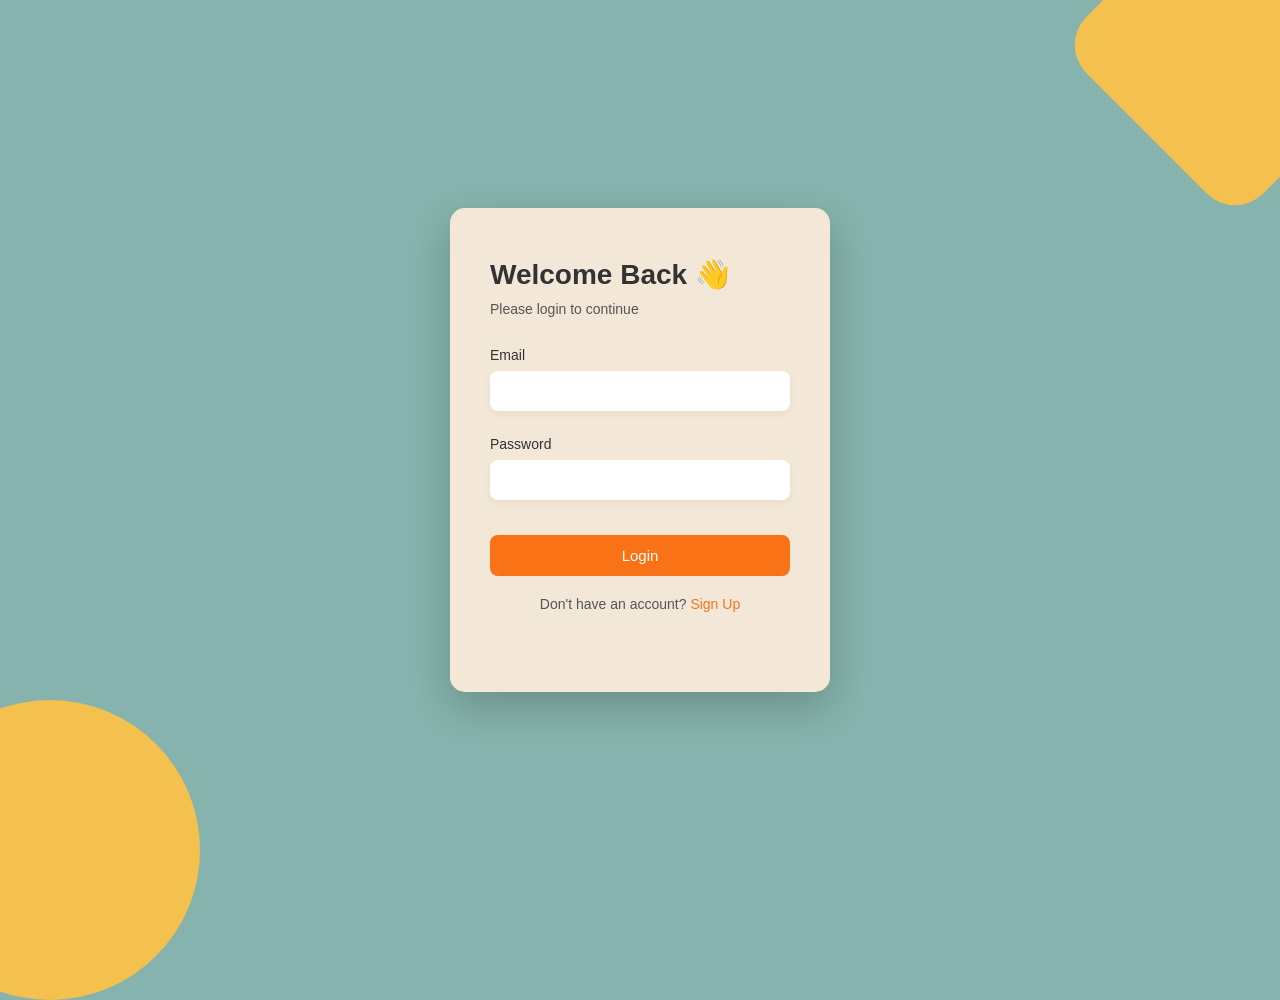
<file: annie-master/annie-master/login.html>
<!DOCTYPE html>
<html lang="en">
<head>
<meta charset="UTF-8">
<meta name="viewport" content="width=device-width, initial-scale=1.0">
<title>Creative Login</title>
<link rel="stylesheet" href="login.css">

</head>
<body>

<div class="login-container">
    <h2>Welcome Back 👋</h2>
    <p>Please login to continue</p>

    <form>
        <div class="input-group">
            <label>Email</label>
            <input type="email" required>
        </div>

        <div class="input-group">
            <label>Password</label>
            <input type="password" required>
        </div>

        <button type="submit">Login</button>

        <div class="extra">
            <p>Don't have an account? <a href="#">Sign Up</a></p>
        </div>
    </form>
</div>

</body>
</html>
</file>
<file: annie-master/annie-master/login.css>
*{
    margin:0;
    padding:0;
    box-sizing:border-box;
    font-family: 'Segoe UI', sans-serif;
}

body{
    height:100vh;
    display:flex;
    justify-content:center;
    align-items:center;
    background:#86b3ad; /* teal background */
    position:relative;
    overflow:hidden;
}

/* Decorative Shapes */
body::before{
    content:"";
    position:absolute;
    width:300px;
    height:300px;
    background:#f4c04e;
    border-radius:50%;
    bottom:-100px;
    left:-100px;
}

body::after{
    content:"";
    position:absolute;
    width:250px;
    height:250px;
    background:#f4c04e;
    top:-80px;
    right:-80px;
    border-radius:40px;
    transform:rotate(45deg);
}

/* Login Card */
.login-container{
    background:#f3e8d7; /* beige card */
    padding:50px 40px;
    width:380px;
    border-radius:15px;
    box-shadow:0 15px 40px rgba(0,0,0,0.2);
    position:relative;
    z-index:1;
}

.login-container h2{
    font-size:28px;
    margin-bottom:10px;
    color:#333;
}

.login-container p{
    font-size:14px;
    color:#555;
    margin-bottom:30px;
}

/* Input Fields */
.input-group{
    margin-bottom:25px;
}

.input-group label{
    font-size:14px;
    color:#333;
    display:block;
    margin-bottom:8px;
}

.input-group input{
    width:100%;
    padding:12px;
    border:none;
    border-radius:8px;
    background:#fff;
    font-size:14px;
    outline:none;
    box-shadow:0 3px 8px rgba(0,0,0,0.05);
    transition:0.3s;
}

.input-group input:focus{
    border:2px solid #f4a261;
}

/* Button */
button{
    width:100%;
    padding:12px;
    border:none;
    border-radius:8px;
    background:#f97316; /* orange button */
    color:white;
    font-size:15px;
    cursor:pointer;
    transition:0.3s;
    margin-top:10px;
}

button:hover{
    background:#ea580c;
}

/* Extra Links */
.extra{
    text-align:center;
    margin-top:20px;
    font-size:14px;
}

.extra a{
    color:#f97316;
    text-decoration:none;
    font-weight:500;
}

.extra a:hover{
    text-decoration:underline;
}
</file>
